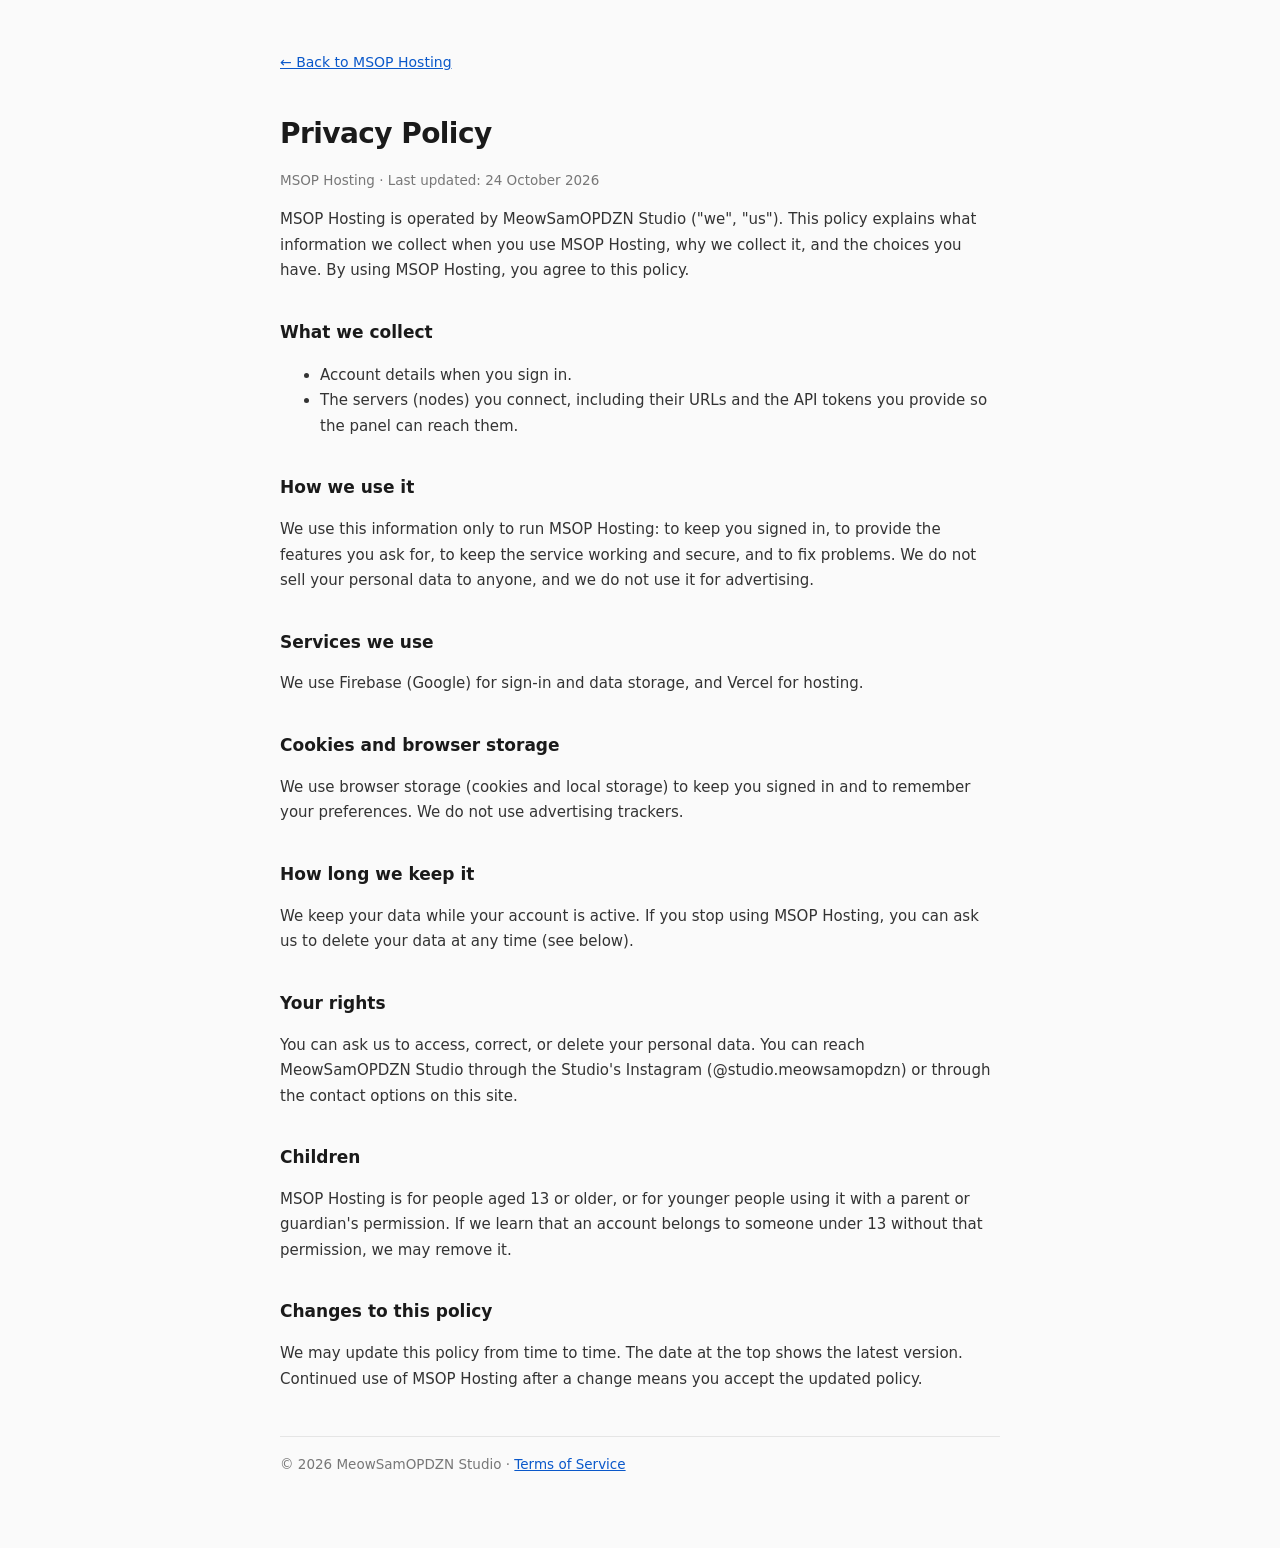
<file: privacy.html>
<!DOCTYPE html>
<html lang="en">
<head>
<meta charset="UTF-8">
<meta name="viewport" content="width=device-width, initial-scale=1">
<title>Privacy Policy — MSOP Hosting</title>
<style>body{font-family:Inter,system-ui,-apple-system,Segoe UI,Roboto,Arial,sans-serif;
margin:0;background:#fafafa;color:#1a1a1a;line-height:1.7}
main{max-width:720px;margin:0 auto;padding:48px 22px 72px}
h1{font-size:28px;letter-spacing:-.02em;line-height:1.25}
h2{font-size:17px;margin:34px 0 8px}
p,li{font-size:15px;color:#333}
.meta{color:#777;font-size:13.5px}
a{color:#0a58ca}
.back{display:inline-block;margin-bottom:22px;font-size:14px}
.note{background:#fff;border:1px solid #e5e5e5;border-radius:12px;padding:16px 18px}
footer{margin-top:44px;border-top:1px solid #e5e5e5;padding-top:16px;font-size:13.5px;color:#777}</style>
</head>
<body>
<main>
<a class="back" href="/">← Back to MSOP Hosting</a>
<h1>Privacy Policy</h1>
<p class="meta">MSOP Hosting · Last updated: 24 October 2026</p>
<p>MSOP Hosting is operated by MeowSamOPDZN Studio ("we", "us"). This policy explains
what information we collect when you use MSOP Hosting, why we collect it, and the
choices you have. By using MSOP Hosting, you agree to this policy.</p>
<h2>What we collect</h2>
<ul><li>Account details when you sign in.</li><li>The servers (nodes) you connect, including their URLs and the API tokens you provide so the panel can reach them.</li></ul>
<h2>How we use it</h2>
<p>We use this information only to run MSOP Hosting: to keep you signed in, to provide
the features you ask for, to keep the service working and secure, and to fix
problems. We do not sell your personal data to anyone, and we do not use it for
advertising.</p>
<h2>Services we use</h2>
<p>We use Firebase (Google) for sign-in and data storage, and Vercel for hosting.</p>
<h2>Cookies and browser storage</h2>
<p>We use browser storage (cookies and local storage) to keep you signed in and
to remember your preferences. We do not use advertising trackers.</p>
<h2>How long we keep it</h2>
<p>We keep your data while your account is active. If you stop using MSOP Hosting,
you can ask us to delete your data at any time (see below).</p>
<h2>Your rights</h2>
<p>You can ask us to access, correct, or delete your personal data. You can reach MeowSamOPDZN Studio through the Studio's Instagram (@studio.meowsamopdzn) or through the contact options on this site.</p>
<h2>Children</h2>
<p>MSOP Hosting is for people aged 13 or older, or for younger people using it with a
parent or guardian's permission. If we learn that an account belongs to someone
under 13 without that permission, we may remove it.</p>

<h2>Changes to this policy</h2>
<p>We may update this policy from time to time. The date at the top shows the
latest version. Continued use of MSOP Hosting after a change means you accept the
updated policy.</p>
<footer>© 2026 MeowSamOPDZN Studio · <a href="/terms.html">Terms of Service</a></footer>
</main>
</body>
</html>
</file>
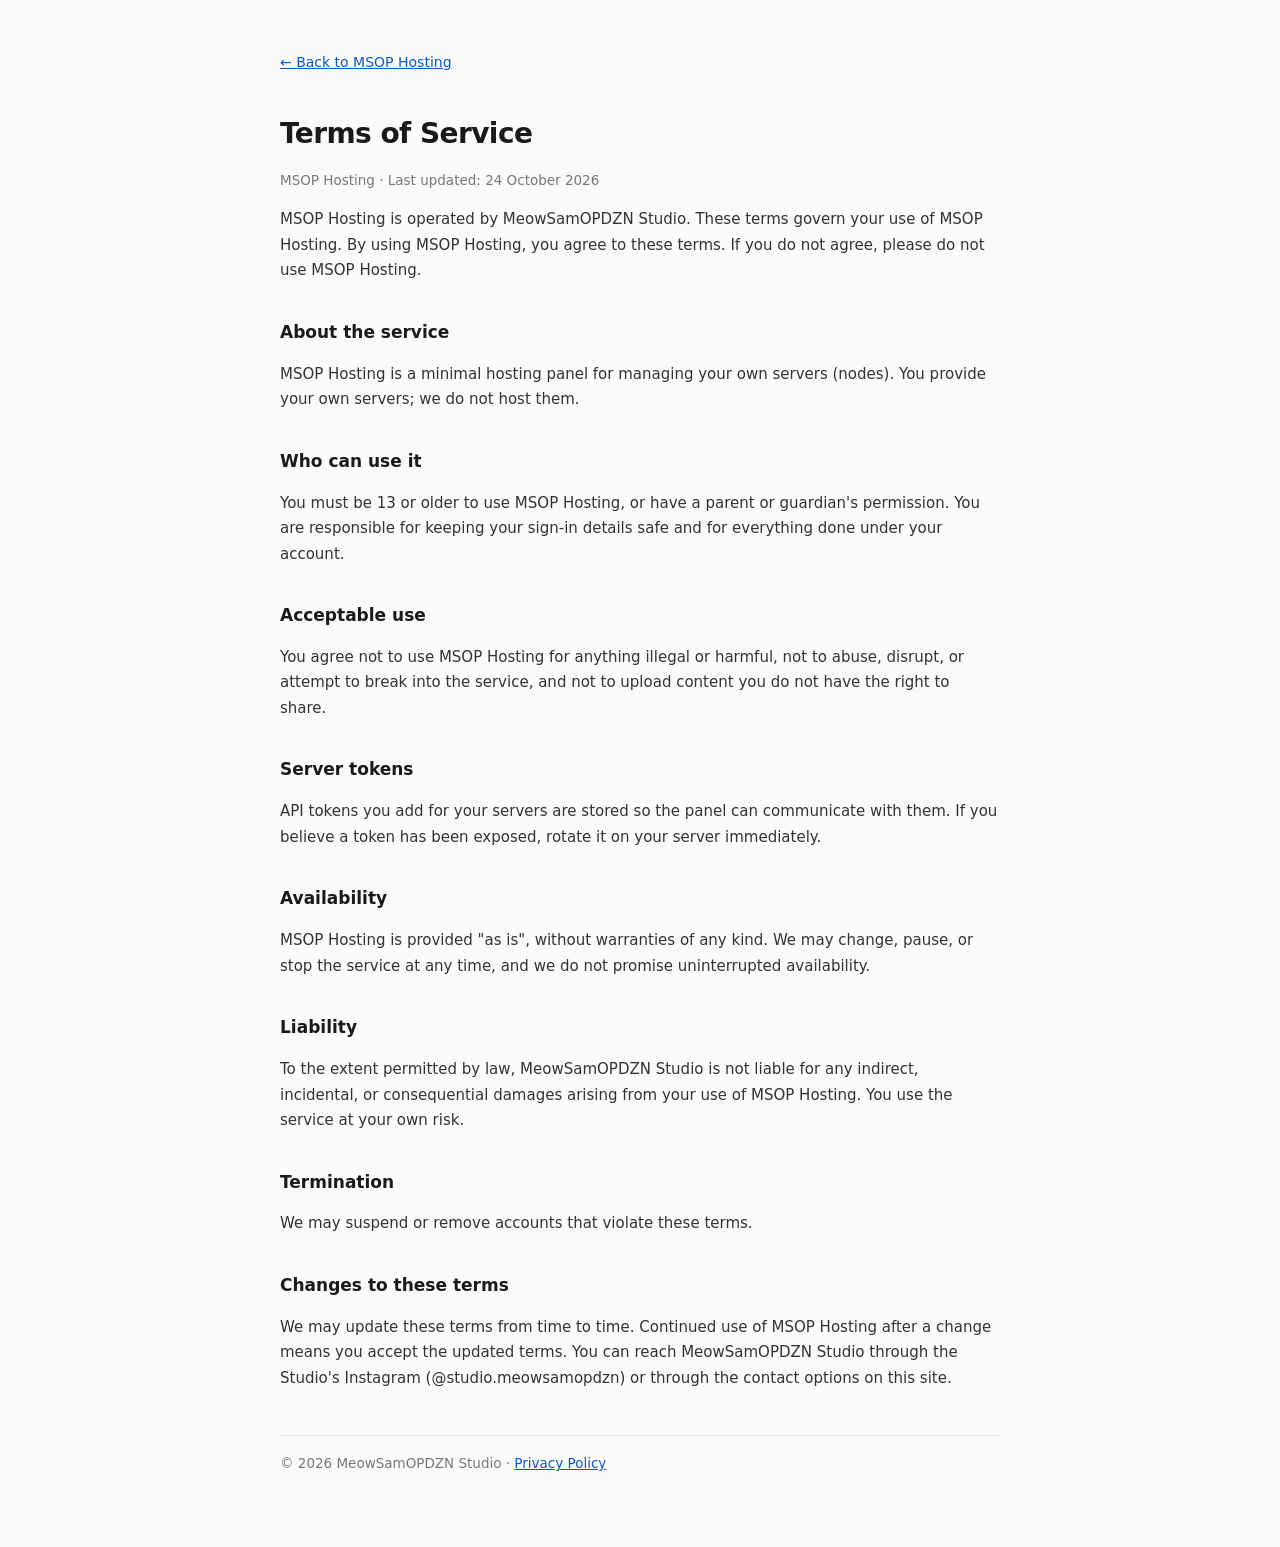
<file: terms.html>
<!DOCTYPE html>
<html lang="en">
<head>
<meta charset="UTF-8">
<meta name="viewport" content="width=device-width, initial-scale=1">
<title>Terms of Service — MSOP Hosting</title>
<style>body{font-family:Inter,system-ui,-apple-system,Segoe UI,Roboto,Arial,sans-serif;
margin:0;background:#fafafa;color:#1a1a1a;line-height:1.7}
main{max-width:720px;margin:0 auto;padding:48px 22px 72px}
h1{font-size:28px;letter-spacing:-.02em;line-height:1.25}
h2{font-size:17px;margin:34px 0 8px}
p,li{font-size:15px;color:#333}
.meta{color:#777;font-size:13.5px}
a{color:#0a58ca}
.back{display:inline-block;margin-bottom:22px;font-size:14px}
.note{background:#fff;border:1px solid #e5e5e5;border-radius:12px;padding:16px 18px}
footer{margin-top:44px;border-top:1px solid #e5e5e5;padding-top:16px;font-size:13.5px;color:#777}</style>
</head>
<body>
<main>
<a class="back" href="/">← Back to MSOP Hosting</a>
<h1>Terms of Service</h1>
<p class="meta">MSOP Hosting · Last updated: 24 October 2026</p>
<p>MSOP Hosting is operated by MeowSamOPDZN Studio. These terms govern your use of
MSOP Hosting. By using MSOP Hosting, you agree to these terms. If you do not agree, please
do not use MSOP Hosting.</p>
<h2>About the service</h2>
<p>MSOP Hosting is a minimal hosting panel for managing your own servers (nodes). You provide your own servers; we do not host them.</p>
<h2>Who can use it</h2>
<p>You must be 13 or older to use MSOP Hosting, or have a parent or guardian's
permission. You are responsible for keeping your sign-in details safe and for
everything done under your account.</p>
<h2>Acceptable use</h2>
<p>You agree not to use MSOP Hosting for anything illegal or harmful, not to abuse,
disrupt, or attempt to break into the service, and not to upload content you do
not have the right to share.</p>
<h2>Server tokens</h2>
<p>API tokens you add for your servers are stored so the panel can communicate
with them. If you believe a token has been exposed, rotate it on your server
immediately.</p>

<h2>Availability</h2>
<p>MSOP Hosting is provided "as is", without warranties of any kind. We may change,
pause, or stop the service at any time, and we do not promise uninterrupted
availability.</p>
<h2>Liability</h2>
<p>To the extent permitted by law, MeowSamOPDZN Studio is not liable for any
indirect, incidental, or consequential damages arising from your use of MSOP Hosting.
You use the service at your own risk.</p>
<h2>Termination</h2>
<p>We may suspend or remove accounts that violate these terms.</p>
<h2>Changes to these terms</h2>
<p>We may update these terms from time to time. Continued use of MSOP Hosting after a
change means you accept the updated terms. You can reach MeowSamOPDZN Studio through the Studio's Instagram (@studio.meowsamopdzn) or through the contact options on this site.</p>
<footer>© 2026 MeowSamOPDZN Studio · <a href="/privacy.html">Privacy Policy</a></footer>
</main>
</body>
</html>
</file>
